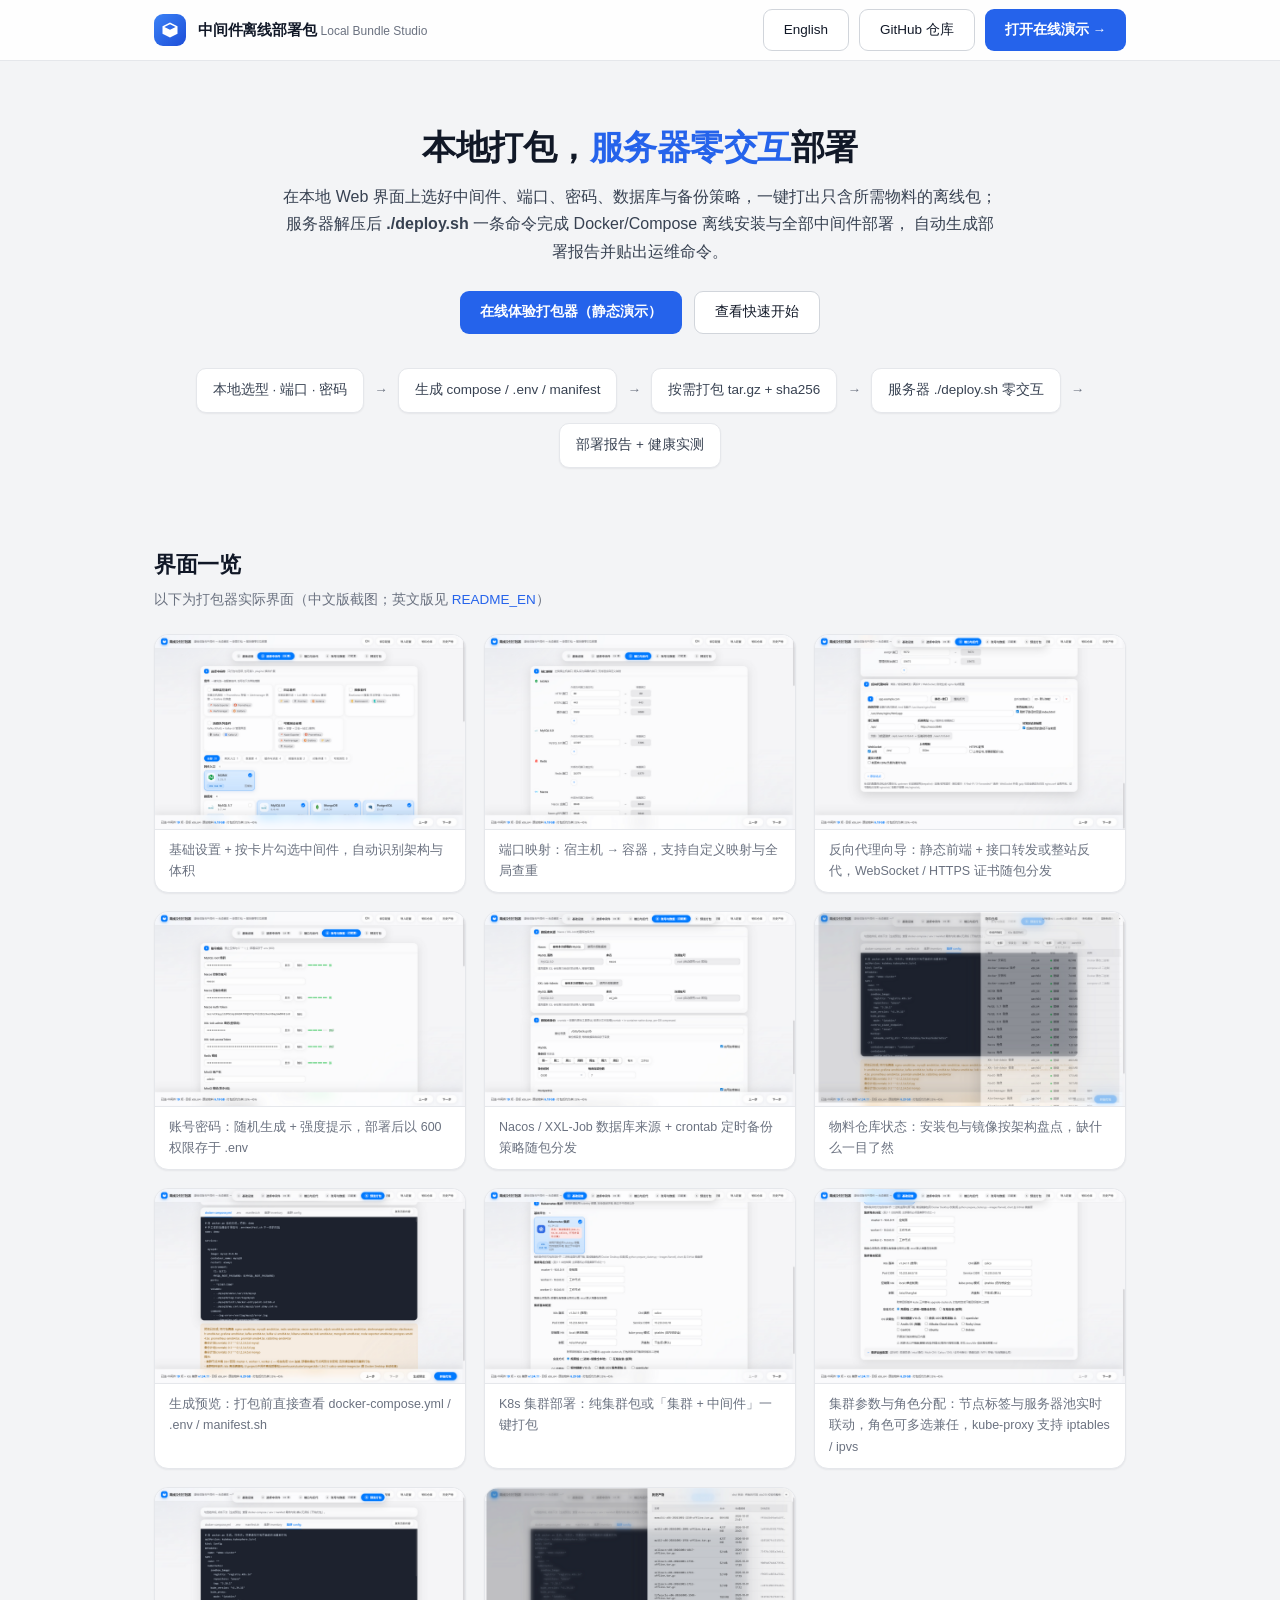
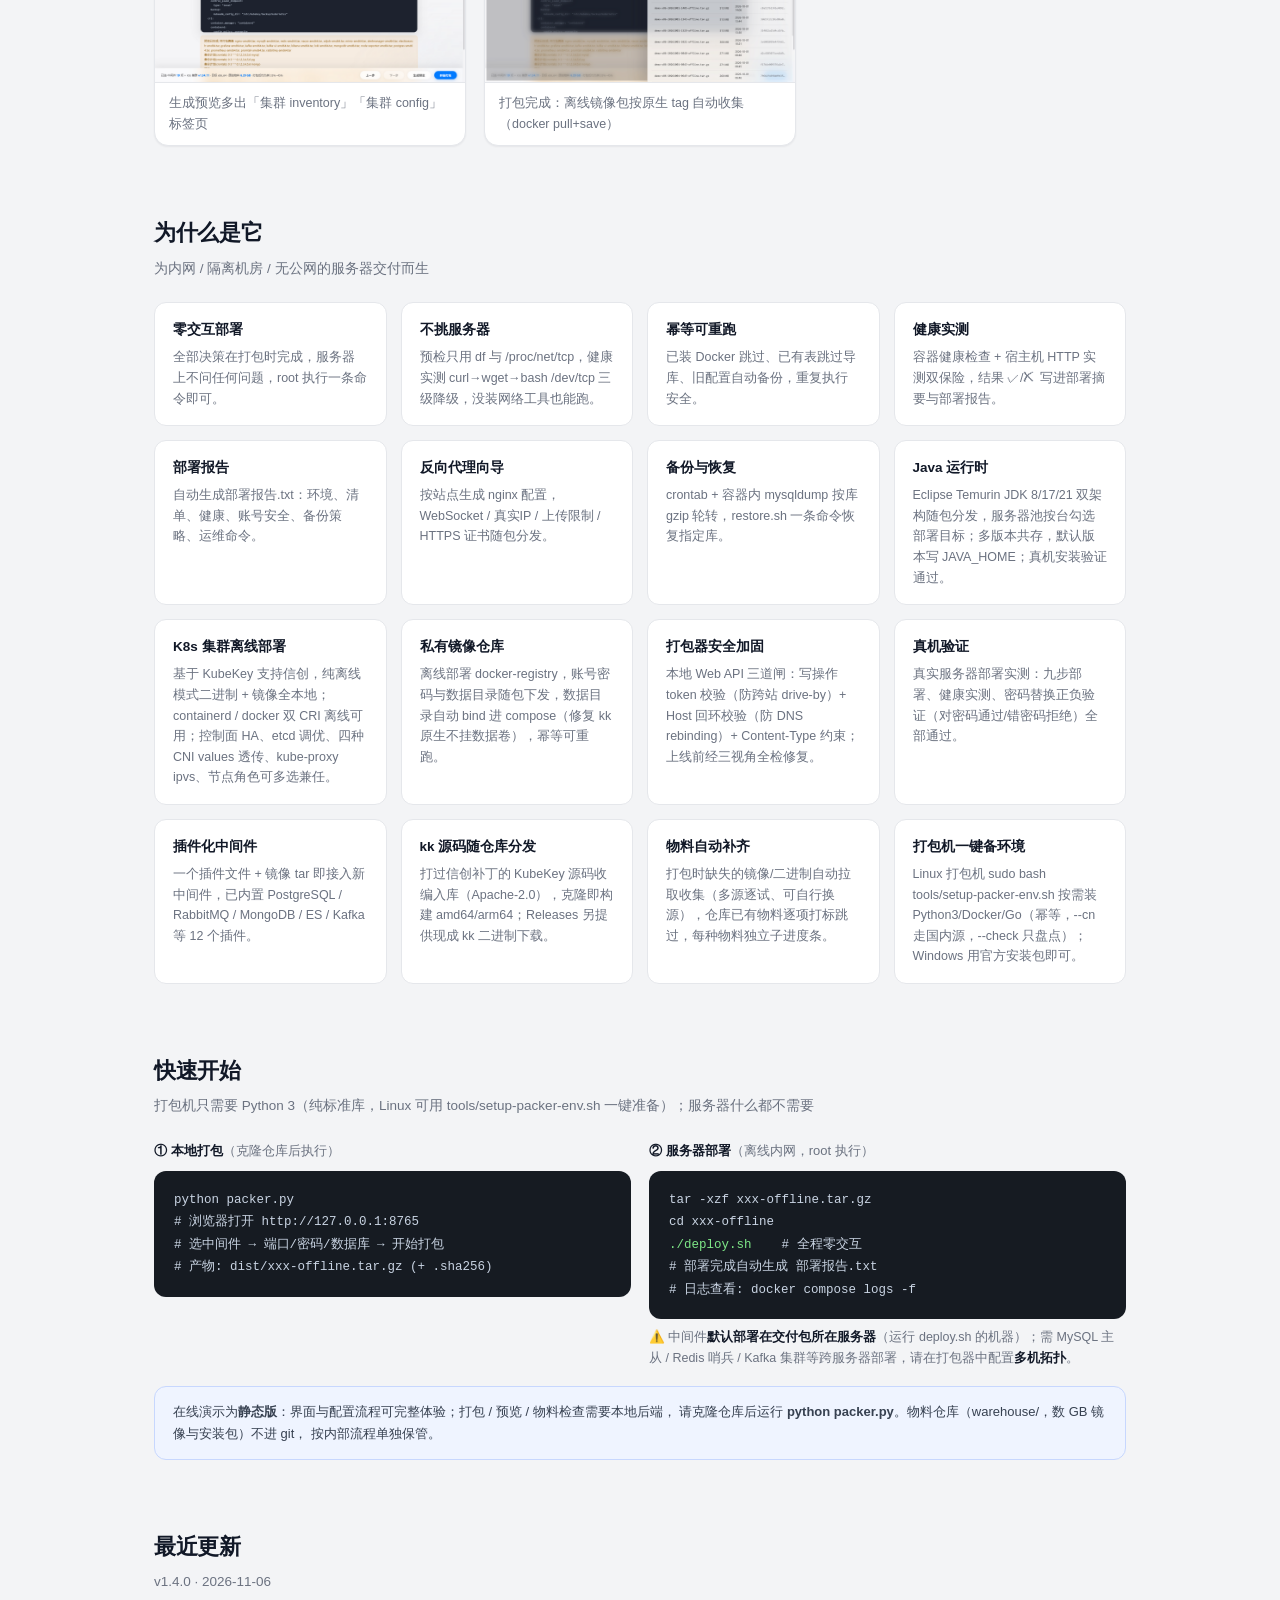
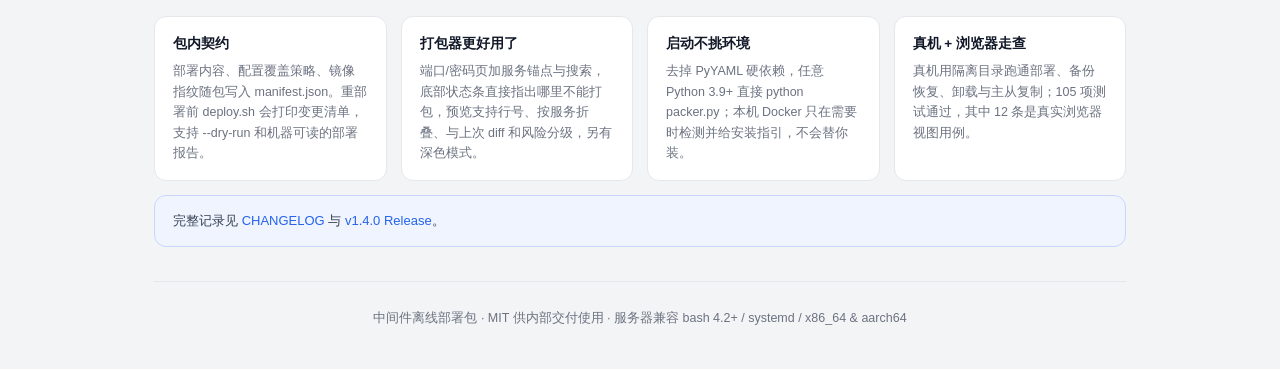
<file: docs/index.html>
<!DOCTYPE html>
<html lang="zh-CN">
<head>
<meta charset="utf-8">
<meta name="viewport" content="width=device-width, initial-scale=1">
<title>中间件离线部署包 — 本地打包 · 服务器零交互部署</title>
<style>
  :root{
    --bg:#f3f4f6; --card:#fff; --txt:#111827; --txt2:#374151; --mut:#6b7280;
    --line:#e5e7eb; --line2:#d1d5db;
    --acc:#2563eb; --acc-h:#1d4ed8; --acc-soft:#eff4ff; --acc-line:#c7d7fe;
    --ok:#16a34a;
    --f:-apple-system,BlinkMacSystemFont,"Segoe UI","PingFang SC","Microsoft YaHei UI","Microsoft YaHei",sans-serif;
    --mono:Consolas,"JetBrains Mono","Courier New",monospace;
  }
  *{box-sizing:border-box;margin:0;padding:0}
  body{font-family:var(--f);color:var(--txt);font-size:15px;line-height:1.7;background:var(--bg);-webkit-font-smoothing:antialiased}
  a{color:var(--acc);text-decoration:none}
  a:hover{text-decoration:underline}
  .wrap{max-width:1020px;margin:0 auto;padding:0 24px}
  header{background:rgba(255,255,255,.88);backdrop-filter:blur(14px);border-bottom:1px solid var(--line);position:sticky;top:0;z-index:10}
  header .wrap{height:60px;display:flex;align-items:center;gap:12px}
  .mark{width:32px;height:32px;border-radius:9px;background:linear-gradient(135deg,#3b82f6,#1d4ed8);display:flex;align-items:center;justify-content:center;flex:none}
  header b{font-size:14.5px;letter-spacing:-.2px}
  header span{font-size:12px;color:var(--mut)}
  header nav{margin-left:auto;display:flex;gap:10px}
  .btn{display:inline-flex;align-items:center;gap:7px;border-radius:9px;padding:9px 20px;font-size:13.5px;font-weight:600;cursor:pointer;border:0}
  .btn.pri{background:var(--acc);color:#fff}
  .btn.pri:hover{background:var(--acc-h);text-decoration:none}
  .btn.ghost{background:#fff;color:var(--txt);border:1px solid var(--line2);font-weight:500}
  .btn.ghost:hover{background:#f9fafb;text-decoration:none}
  .hero{padding:64px 0 44px;text-align:center}
  .hero h1{font-size:34px;letter-spacing:-.5px;line-height:1.3}
  .hero h1 em{font-style:normal;color:var(--acc)}
  .hero p{color:var(--txt2);max-width:720px;margin:14px auto 0;font-size:16px}
  .hero .cta{margin-top:26px;display:flex;gap:12px;justify-content:center;flex-wrap:wrap}
  .flow{display:flex;gap:10px;justify-content:center;align-items:center;margin-top:34px;flex-wrap:wrap;color:var(--txt2);font-size:13.5px}
  .flow .st{background:#fff;border:1px solid var(--line);border-radius:10px;padding:10px 16px;box-shadow:0 1px 2px rgba(17,24,39,.06)}
  .flow .arr{color:var(--mut)}
  section{padding:34px 0}
  h2{font-size:22px;letter-spacing:-.3px;margin-bottom:6px}
  .sub{color:var(--mut);font-size:13.5px;margin-bottom:22px}
  .shots{display:grid;grid-template-columns:repeat(auto-fit,minmax(300px,1fr));gap:18px}
  .shot{background:#fff;border:1px solid var(--line);border-radius:14px;overflow:hidden;box-shadow:0 1px 2px rgba(17,24,39,.06)}
  .shot img{width:100%;display:block;border-bottom:1px solid var(--line)}
  .shot figcaption{padding:10px 14px;font-size:12.5px;color:var(--mut)}
  .feats{display:grid;grid-template-columns:repeat(auto-fit,minmax(230px,1fr));gap:14px}
  .feat{background:#fff;border:1px solid var(--line);border-radius:12px;padding:16px 18px}
  .feat b{display:block;font-size:13.5px;margin-bottom:5px}
  .feat p{font-size:12.5px;color:var(--mut);line-height:1.65}
  pre{background:#161b22;color:#c9d4e3;border-radius:12px;padding:18px 20px;font-family:var(--mono);font-size:12.5px;line-height:1.8;overflow:auto}
  pre b{color:#7ee787;font-weight:400}
  .cols{display:grid;grid-template-columns:repeat(auto-fit,minmax(300px,1fr));gap:18px}
  .note{background:var(--acc-soft);border:1px solid var(--acc-line);border-radius:12px;padding:14px 18px;font-size:13px;color:var(--txt2);margin-top:16px}
  footer{border-top:1px solid var(--line);padding:26px 0 40px;color:var(--mut);font-size:12.5px;text-align:center}
</style>
</head>
<body>

<header>
  <div class="wrap">
    <div class="mark">
      <svg width="18" height="18" viewBox="0 0 24 24"><path fill="#fff" d="M12 2 2 7v10l10 5 10-5V7L12 2zm0 2.2L19.5 8 12 11.8 4.5 8 12 4.2z"/></svg>
    </div>
    <div><b>中间件离线部署包</b> <span>Local Bundle Studio</span></div>
    <nav>
      <a class="btn ghost" href="https://github.com/litianyanaa-pixel/middleware-offline-deploy/blob/main/README_EN.md" target="_blank">English</a>
      <a class="btn ghost" href="https://github.com/litianyanaa-pixel/middleware-offline-deploy" target="_blank">GitHub 仓库</a>
      <a class="btn pri" href="packer.html">打开在线演示 →</a>
    </nav>
  </div>
</header>

<div class="wrap">

  <div class="hero">
    <h1>本地打包，<em>服务器零交互</em>部署</h1>
    <p>在本地 Web 界面上选好中间件、端口、密码、数据库与备份策略，一键打出只含所需物料的离线包；
       服务器解压后 <b>./deploy.sh</b> 一条命令完成 Docker/Compose 离线安装与全部中间件部署，
       自动生成部署报告并贴出运维命令。</p>
    <div class="cta">
      <a class="btn pri" href="packer.html">在线体验打包器（静态演示）</a>
      <a class="btn ghost" href="#start">查看快速开始</a>
    </div>
    <div class="flow">
      <span class="st">本地选型 · 端口 · 密码</span><span class="arr">→</span>
      <span class="st">生成 compose / .env / manifest</span><span class="arr">→</span>
      <span class="st">按需打包 tar.gz + sha256</span><span class="arr">→</span>
      <span class="st">服务器 ./deploy.sh 零交互</span><span class="arr">→</span>
      <span class="st">部署报告 + 健康实测</span>
    </div>
  </div>

  <section>
    <h2>界面一览</h2>
    <div class="sub">以下为打包器实际界面（中文版截图；英文版见 <a href="https://github.com/litianyanaa-pixel/middleware-offline-deploy/blob/main/README_EN.md" target="_blank">README_EN</a>）</div>
    <div class="shots">
      <figure class="shot"><img src="images/zh/ui-basic.png" alt="基础设置与选择中间件"><figcaption>基础设置 + 按卡片勾选中间件，自动识别架构与体积</figcaption></figure>
      <figure class="shot"><img src="images/zh/ui-port.png" alt="端口映射"><figcaption>端口映射：宿主机 → 容器，支持自定义映射与全局查重</figcaption></figure>
      <figure class="shot"><img src="images/zh/ui-proxy.png" alt="反向代理向导"><figcaption>反向代理向导：静态前端 + 接口转发或整站反代，WebSocket / HTTPS 证书随包分发</figcaption></figure>
      <figure class="shot"><img src="images/zh/ui-secrets.png" alt="账号密码"><figcaption>账号密码：随机生成 + 强度提示，部署后以 600 权限存于 .env</figcaption></figure>
      <figure class="shot"><img src="images/zh/ui-db-backup.png" alt="数据库来源与备份"><figcaption>Nacos / XXL-Job 数据库来源 + crontab 定时备份策略随包分发</figcaption></figure>
      <figure class="shot"><img src="images/zh/ui-warehouse.png" alt="物料仓库状态"><figcaption>物料仓库状态：安装包与镜像按架构盘点，缺什么一目了然</figcaption></figure>
      <figure class="shot"><img src="images/zh/ui-preview.png" alt="生成预览"><figcaption>生成预览：打包前直接查看 docker-compose.yml / .env / manifest.sh</figcaption></figure>
      <figure class="shot"><img src="images/zh/ui-cluster-card.png" alt="Kubernetes 集群卡片"><figcaption>K8s 集群部署：纯集群包或「集群 + 中间件」一键打包</figcaption></figure>
      <figure class="shot"><img src="images/zh/ui-cluster-form.png" alt="集群参数与角色分配"><figcaption>集群参数与角色分配：节点标签与服务器池实时联动，角色可多选兼任，kube-proxy 支持 iptables / ipvs</figcaption></figure>
      <figure class="shot"><img src="images/zh/ui-cluster-preview.png" alt="K8s 预览标签页"><figcaption>生成预览多出「集群 inventory」「集群 config」标签页</figcaption></figure>
      <figure class="shot"><img src="images/zh/ui-cluster-packdone.png" alt="打包完成"><figcaption>打包完成：离线镜像包按原生 tag 自动收集（docker pull+save）</figcaption></figure>
    </div>
  </section>

  <section>
    <h2>为什么是它</h2>
    <div class="sub">为内网 / 隔离机房 / 无公网的服务器交付而生</div>
    <div class="feats">
      <div class="feat"><b>零交互部署</b><p>全部决策在打包时完成，服务器上不问任何问题，root 执行一条命令即可。</p></div>
      <div class="feat"><b>不挑服务器</b><p>预检只用 df 与 /proc/net/tcp，健康实测 curl→wget→bash /dev/tcp 三级降级，没装网络工具也能跑。</p></div>
      <div class="feat"><b>幂等可重跑</b><p>已装 Docker 跳过、已有表跳过导库、旧配置自动备份，重复执行安全。</p></div>
      <div class="feat"><b>健康实测</b><p>容器健康检查 + 宿主机 HTTP 实测双保险，结果 ✓/✗ 写进部署摘要与部署报告。</p></div>
      <div class="feat"><b>部署报告</b><p>自动生成部署报告.txt：环境、清单、健康、账号安全、备份策略、运维命令。</p></div>
      <div class="feat"><b>反向代理向导</b><p>按站点生成 nginx 配置，WebSocket / 真实IP / 上传限制 / HTTPS 证书随包分发。</p></div>
      <div class="feat"><b>备份与恢复</b><p>crontab + 容器内 mysqldump 按库 gzip 轮转，restore.sh 一条命令恢复指定库。</p></div>
      <div class="feat"><b>Java 运行时</b><p>Eclipse Temurin JDK 8/17/21 双架构随包分发，服务器池按台勾选部署目标；多版本共存，默认版本写 JAVA_HOME；真机安装验证通过。</p></div>
      <div class="feat"><b>K8s 集群离线部署</b><p>基于 KubeKey 支持信创，纯离线模式二进制 + 镜像全本地；containerd / docker 双 CRI 离线可用；控制面 HA、etcd 调优、四种 CNI values 透传、kube-proxy ipvs、节点角色可多选兼任。</p></div>
      <div class="feat"><b>私有镜像仓库</b><p>离线部署 docker-registry，账号密码与数据目录随包下发，数据目录自动 bind 进 compose（修复 kk 原生不挂数据卷），幂等可重跑。</p></div>
      <div class="feat"><b>打包器安全加固</b><p>本地 Web API 三道闸：写操作 token 校验（防跨站 drive-by）+ Host 回环校验（防 DNS rebinding）+ Content-Type 约束；上线前经三视角全检修复。</p></div>
      <div class="feat"><b>真机验证</b><p>真实服务器部署实测：九步部署、健康实测、密码替换正负验证（对密码通过/错密码拒绝）全部通过。</p></div>
      <div class="feat"><b>插件化中间件</b><p>一个插件文件 + 镜像 tar 即接入新中间件，已内置 PostgreSQL / RabbitMQ / MongoDB / ES / Kafka 等 12 个插件。</p></div>
      <div class="feat"><b>kk 源码随仓库分发</b><p>打过信创补丁的 KubeKey 源码收编入库（Apache-2.0），克隆即构建 amd64/arm64；Releases 另提供现成 kk 二进制下载。</p></div>
      <div class="feat"><b>物料自动补齐</b><p>打包时缺失的镜像/二进制自动拉取收集（多源逐试、可自行换源），仓库已有物料逐项打标跳过，每种物料独立子进度条。</p></div>
      <div class="feat"><b>打包机一键备环境</b><p>Linux 打包机 sudo bash tools/setup-packer-env.sh 按需装 Python3/Docker/Go（幂等，--cn 走国内源，--check 只盘点）；Windows 用官方安装包即可。</p></div>
    </div>
  </section>

  <section id="start">
    <h2>快速开始</h2>
    <div class="sub">打包机只需要 Python 3（纯标准库，Linux 可用 tools/setup-packer-env.sh 一键准备）；服务器什么都不需要</div>
    <div class="cols">
      <div>
        <p style="font-size:13px;color:var(--mut);margin-bottom:8px"><b style="color:var(--txt)">① 本地打包</b>（克隆仓库后执行）</p>
        <pre>python packer.py
# 浏览器打开 http://127.0.0.1:8765
# 选中间件 → 端口/密码/数据库 → 开始打包
# 产物: dist/xxx-offline.tar.gz (+ .sha256)</pre>
      </div>
      <div>
        <p style="font-size:13px;color:var(--mut);margin-bottom:8px"><b style="color:var(--txt)">② 服务器部署</b>（离线内网，root 执行）</p>
        <pre>tar -xzf xxx-offline.tar.gz
cd xxx-offline
<b>./deploy.sh</b>    # 全程零交互
# 部署完成自动生成 部署报告.txt
# 日志查看: docker compose logs -f</pre>
        <p style="font-size:12.5px;color:var(--mut);margin-top:8px">⚠️ 中间件<b style="color:var(--txt)">默认部署在交付包所在服务器</b>（运行 deploy.sh 的机器）；需 MySQL 主从 / Redis 哨兵 / Kafka 集群等跨服务器部署，请在打包器中配置<b style="color:var(--txt)">多机拓扑</b>。</p>
      </div>
    </div>
    <div class="note">
      在线演示为<b>静态版</b>：界面与配置流程可完整体验；打包 / 预览 / 物料检查需要本地后端，
      请克隆仓库后运行 <b>python packer.py</b>。物料仓库（warehouse/，数 GB 镜像与安装包）不进 git，
      按内部流程单独保管。
    </div>
  </section>

  <section>
    <h2>最近更新</h2>
    <div class="sub">v1.4.0 · 2026-11-06</div>
    <div class="feats">
      <div class="feat"><b>包内契约</b><p>部署内容、配置覆盖策略、镜像指纹随包写入 manifest.json。重部署前 deploy.sh 会打印变更清单，支持 --dry-run 和机器可读的部署报告。</p></div>
      <div class="feat"><b>打包器更好用了</b><p>端口/密码页加服务锚点与搜索，底部状态条直接指出哪里不能打包，预览支持行号、按服务折叠、与上次 diff 和风险分级，另有深色模式。</p></div>
      <div class="feat"><b>启动不挑环境</b><p>去掉 PyYAML 硬依赖，任意 Python 3.9+ 直接 python packer.py；本机 Docker 只在需要时检测并给安装指引，不会替你装。</p></div>
      <div class="feat"><b>真机 + 浏览器走查</b><p>真机用隔离目录跑通部署、备份恢复、卸载与主从复制；105 项测试通过，其中 12 条是真实浏览器视图用例。</p></div>
    </div>
    <div class="note" style="margin-top:14px">
      完整记录见 <a href="https://github.com/litianyanaa-pixel/middleware-offline-deploy/blob/main/CHANGELOG.md" target="_blank">CHANGELOG</a>
      与 <a href="https://github.com/litianyanaa-pixel/middleware-offline-deploy/releases/tag/v1.4.0" target="_blank">v1.4.0 Release</a>。
    </div>
  </section>

  <footer>
    中间件离线部署包 · MIT 供内部交付使用 · 服务器兼容 bash 4.2+ / systemd / x86_64 &amp; aarch64
  </footer>

</div>
</body>
</html>
</file>
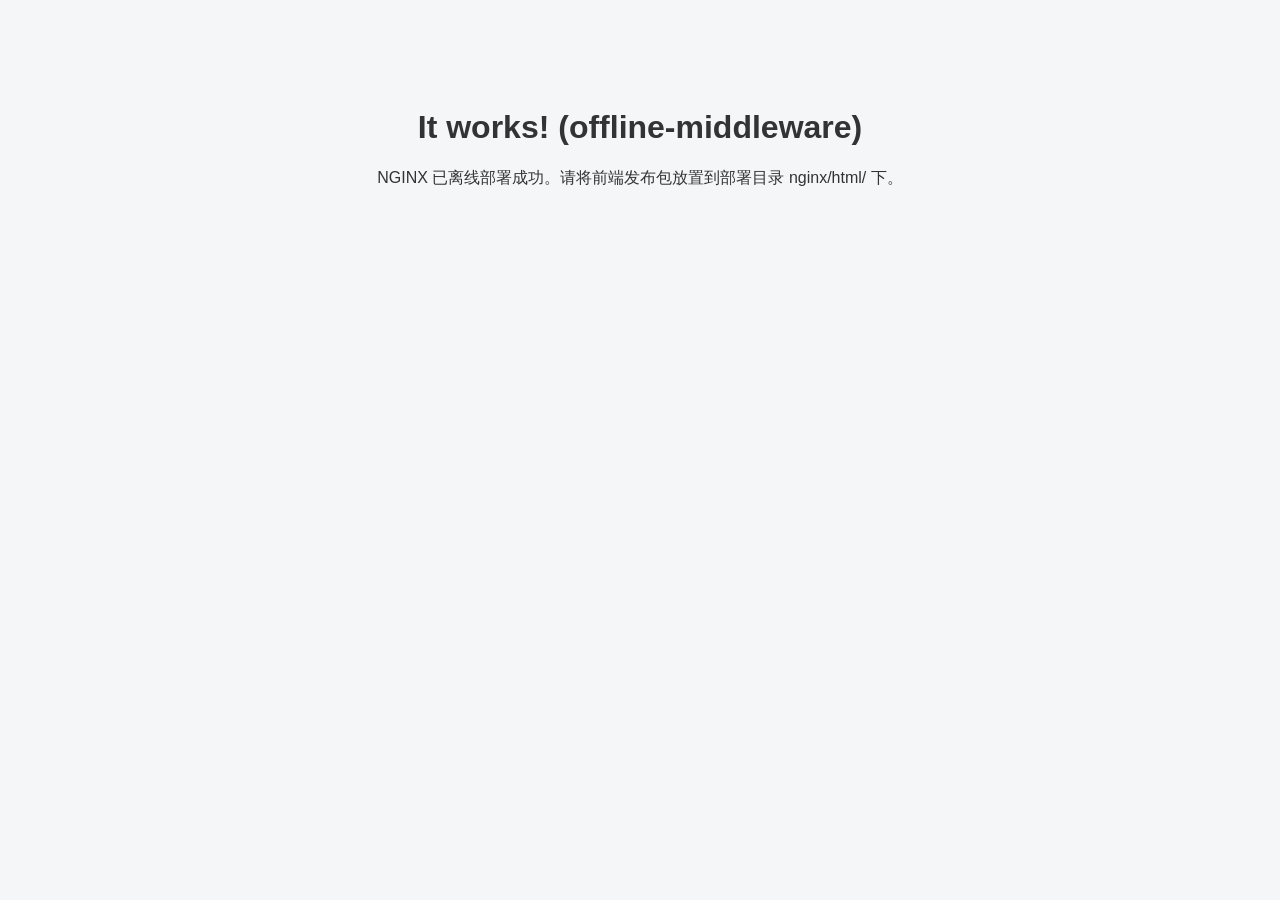
<file: templates/index.html>
<!-- 由打包器生成 — 重新部署时只补齐缺失不会覆盖 -->
<!DOCTYPE html>
<html lang="zh-CN">
<head>
<meta charset="utf-8">
<title>离线中间件部署包</title>
<style>body{font-family:sans-serif;background:#f5f6f8;text-align:center;padding-top:80px;color:#333}</style>
</head>
<body>
<h1>It works! (offline-middleware)</h1>
<p>NGINX 已离线部署成功。请将前端发布包放置到部署目录 nginx/html/ 下。</p>
</body>
</html>
</file>
